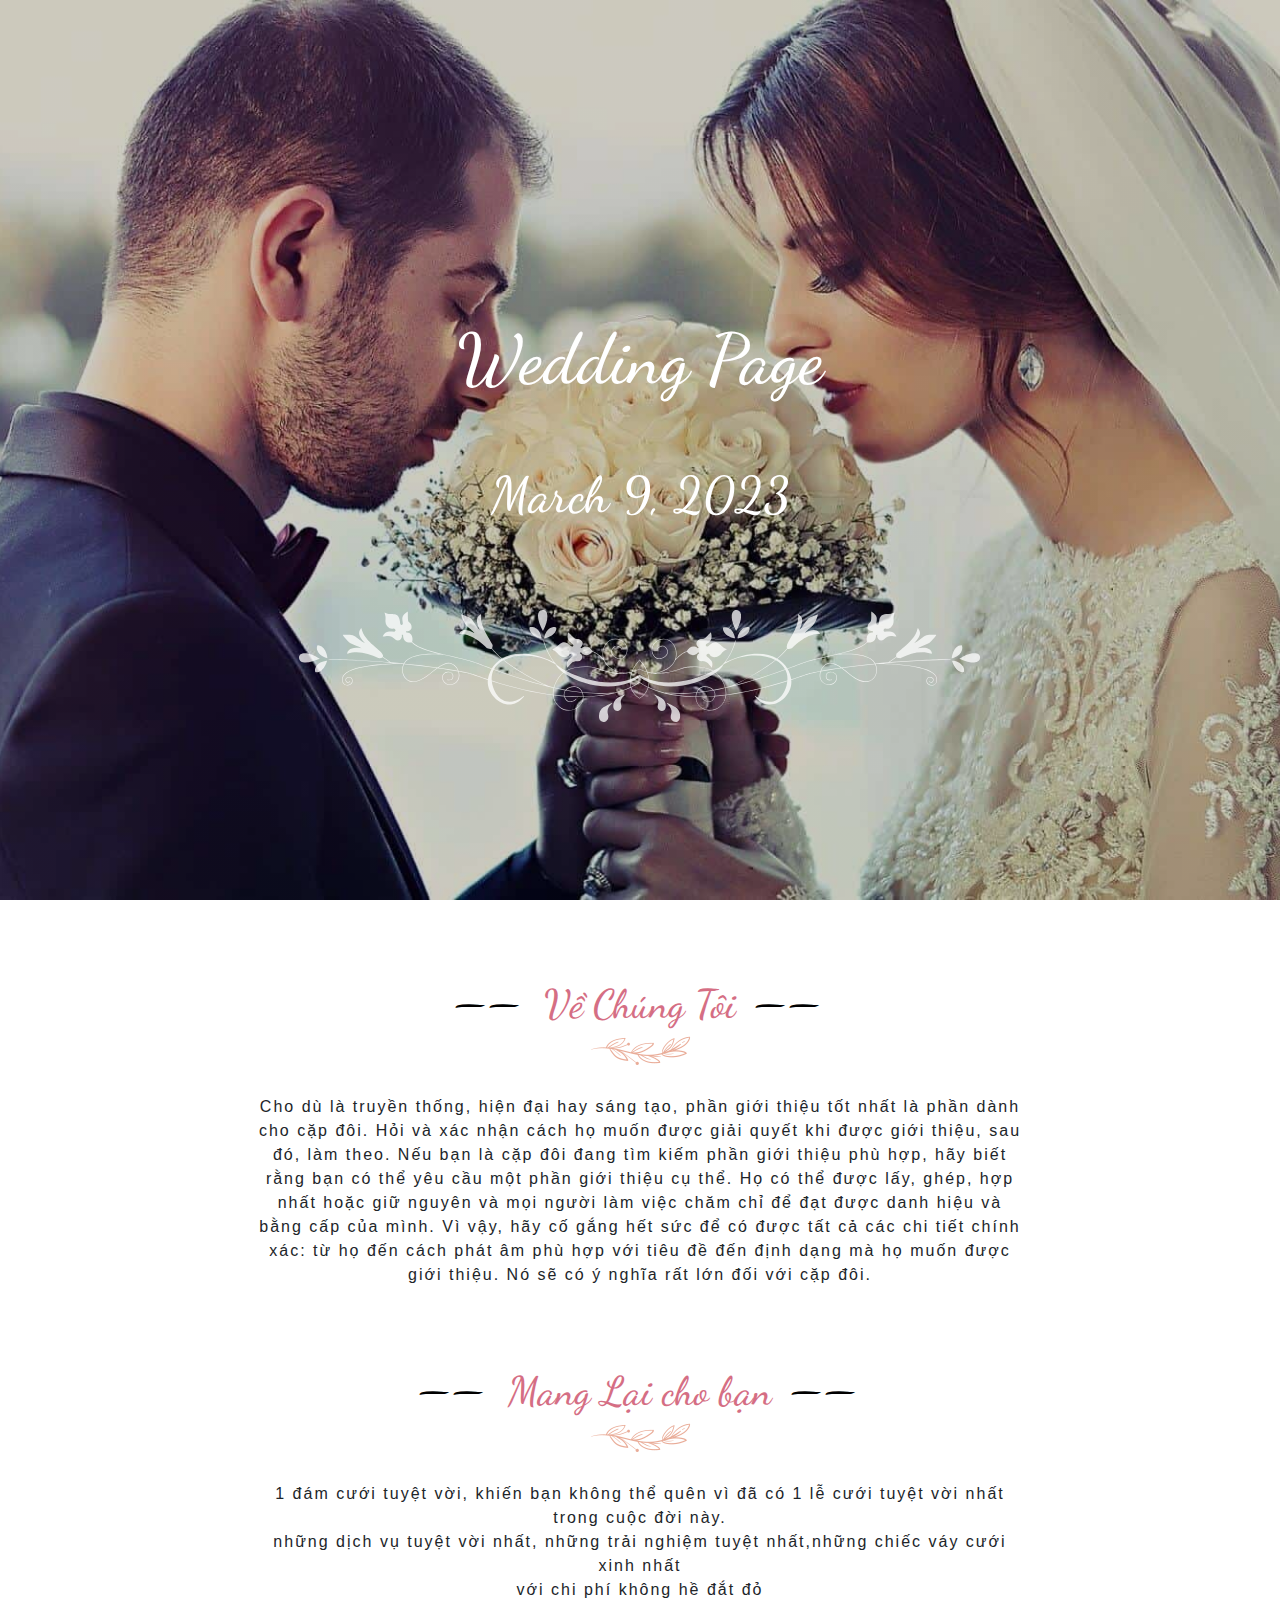
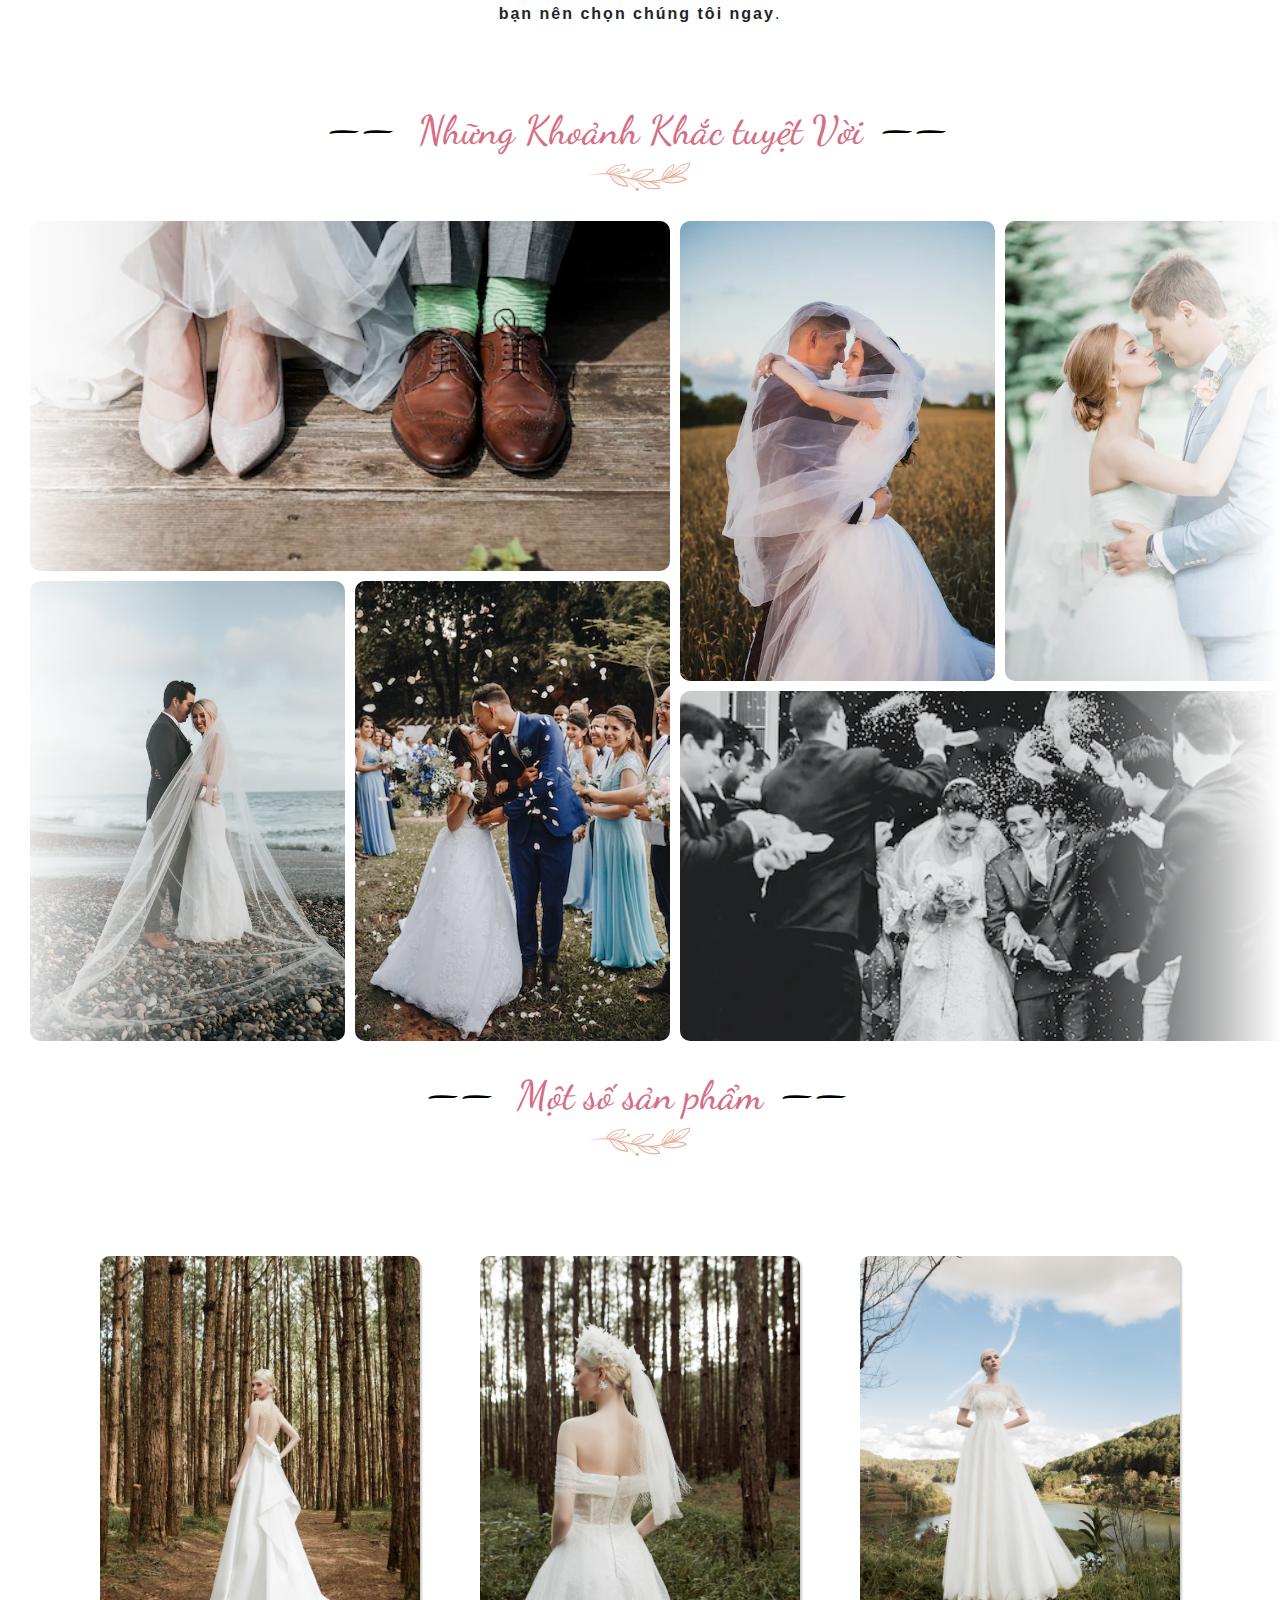
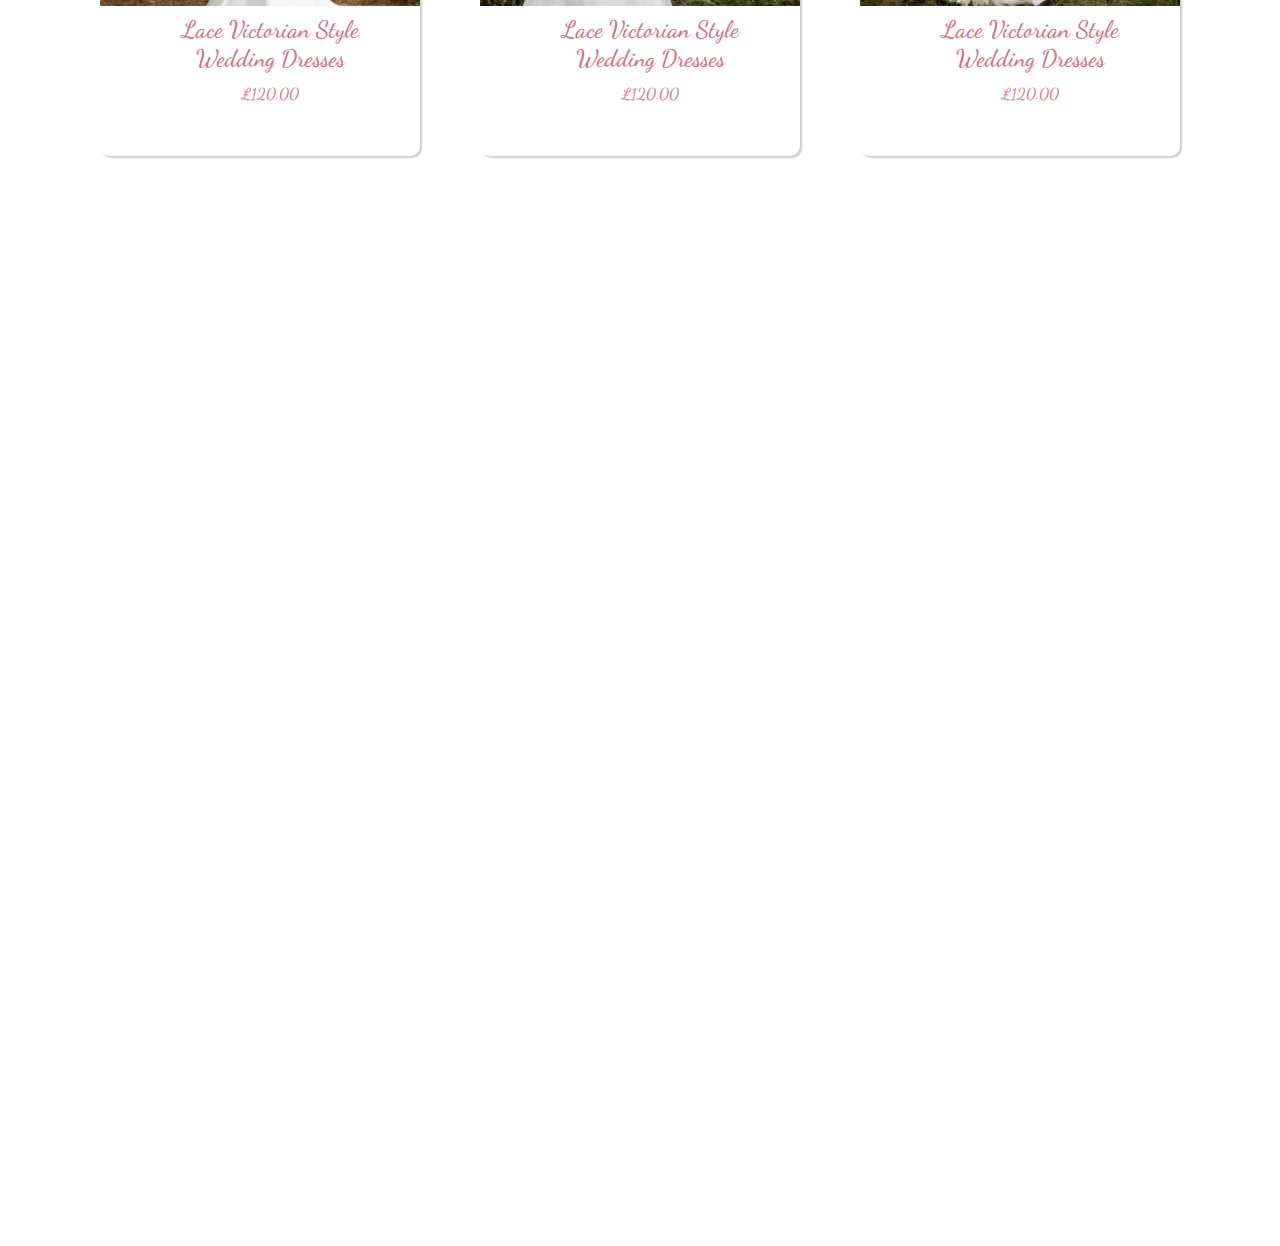
<file: index.html>
<!DOCTYPE html>
<html lang="en">
<head>
    <meta charset="UTF-8">
    <meta http-equiv="X-UA-Compatible" content="IE=edge">
    <meta name="viewport" content="width=device-width, initial-scale=1.0">
    <title>Wedding Page</title>
    <link rel="stylesheet" href="HomePage/Assets/css/style.css">
    <link rel="stylesheet" href="./HomePage/Assets/css/responsive.css">
    <link rel="stylesheet" href="./HomePage/Assets/css/headerFooter.css">
    <link rel="stylesheet" href="https://cdnjs.cloudflare.com/ajax/libs/font-awesome/6.4.0/css/all.min.css">
    <link rel="stylesheet" href="https://cdn.jsdelivr.net/npm/bootstrap@4.3.1/dist/css/bootstrap.min.css" integrity="sha384-ggOyR0iXCbMQv3Xipma34MD+dH/1fQ784/j6cY/iJTQUOhcWr7x9JvoRxT2MZw1T" crossorigin="anonymous">
</head>
<body>
    <div id="header">
    </div>
    <div class="containers">
        <div class="slide-show">
            <h1>Wedding Page</h1>
            <h2>March 9, 2023</h2>
            <img src="./HomePage/Assets/image/flower-bottom.png" alt="">
        </div>
        <div class="about">
            <div class="content-about">
               
                
                </p>
                <div class="titel">
                    <h1>Về Chúng Tôi</h1>
                    <img src="./HomePage/Assets/image/decor.png" alt="">
                    <p>Cho dù là truyền thống, hiện đại hay sáng tạo, phần giới thiệu tốt nhất là phần dành cho cặp đôi. Hỏi và xác nhận cách họ muốn được giải quyết khi được giới thiệu, sau đó, làm theo. Nếu bạn là cặp đôi đang tìm kiếm phần giới thiệu phù hợp, hãy biết rằng bạn có thể yêu cầu một phần giới thiệu cụ thể. Họ có thể được lấy, ghép, hợp nhất hoặc giữ nguyên và mọi người làm việc chăm chỉ để đạt được danh hiệu và bằng cấp của mình. Vì vậy, hãy cố gắng hết sức để có được tất cả các chi tiết chính xác: từ họ đến cách phát âm phù hợp với tiêu đề đến định dạng mà họ muốn được giới thiệu. Nó sẽ có ý nghĩa rất lớn đối với cặp đôi.
                </div>
                <div class="titel">
                    <h1>Mang Lại cho bạn</h1>
                    <img src="./HomePage/Assets/image/decor.png" alt="">
                    <p> 1 đám cưới tuyệt vời, khiến bạn không thể quên vì đã có 1 lễ cưới tuyệt vời nhất trong cuộc đời này. <br> những dịch vụ tuyệt vời nhất, những trải nghiệm tuyệt nhất,những chiếc váy cưới xinh nhất <br>với chi phí không hề đắt đỏ<br> <b>bạn nên chọn chúng tôi ngay</b>.</p>
                </div>
               
            </div>
        </div>
           <div class="titel ">
            <h1>Những Khoảnh Khắc tuyệt Vời</h1>

            <img src="./HomePage/Assets/image/decor.png" alt="">
           </div>
            <div class="container-galley galley1">
                <div class="layout-img col2 head2">
                    <img src="./HomePage/Assets/image/5.webp" alt="">
                </div>
                <div class="layout-img head1">
                    <img src="./HomePage/Assets/image/2.webp" alt="">
                </div>
                <div class="layout-img head1">
                    <img src="./HomePage/Assets/image/3.webp" alt="">
                </div>
                <div class="layout-img bottom1">
                    <img src="./HomePage/Assets/image/4.webp" alt="">
                </div>
                <div class="layout-img bottom1">
                    <img src="./HomePage/Assets/image/1.webp" alt="">
                </div>
                <div class="layout-img col2 bottom2">
                    <img src="./HomePage/Assets/image/6.webp" alt="">
                </div>
                
                <div class="layout-img col2 head2-galley2">
                    <img src="./HomePage/Assets/image/5.webp" alt="">
                </div>
                <div class="layout-img head1-galley2f">
                    <img src="./HomePage/Assets/image/2.webp" alt="">
                </div>
                <div class="layout-img head1-galley2">
                    <img src="./HomePage/Assets/image/3.webp" alt="">
                </div>
                <div class="layout-img bottom1-galley2">
                    <img src="./HomePage/Assets/image/4.webp" alt="">
                </div>
                <div class="layout-img bottom1-galley2">
                    <img src="./HomePage/Assets/image/1.webp" alt="">
                </div>
                <div class="layout-img col2 bottom2-galley2">
                    <img src="./HomePage/Assets/image/6.webp" alt="">
                </div>
            </div>


            <div class="titel">
                <h1>Một số sản phẩm</h1>
                <img src="./HomePage/Assets/image/decor.png" alt="">
            </div>
           <div class="list-Product">
            <div class="product" >
                <div class="img-product">
                    <img src="./HomePage/Assets/image/vaycuoi1.jpg" alt="">
                </div>
                <div class="content-product">
                    <div class="titel-product">
                        <h4>Lace Victorian Style <br> Wedding Dresses</h4>
                        <p>£120.00</p>
                    </div>
                </div>
            </div>
            <div class="product" >
                <div class="img-product">
                    <img src="./HomePage/Assets/image/vaycuoi2.png" alt="">
                </div>
                <div class="content-product">
                    <div class="titel-product">
                        <h4>Lace Victorian Style <br> Wedding Dresses</h4>
                        <p>£120.00</p>
                    </div>
                </div>
            </div>
           
            <div class="product" >
                <div class="img-product">
                    <img src="./HomePage/Assets/image/vaycuoi3.png" alt="">
                </div>
                <div class="content-product">
                    <div class="titel-product">
                        <h4>Lace Victorian Style <br> Wedding Dresses</h4>
                        <p>£120.00</p>
                    </div>
                </div>
            </div>
            
           </div>

        </div>
        <div class="achievement">
            <div class="left-achievement">
                <div class="row">
                    <div class="col" style="border-bottom:1px solid ;border-right: 1px solid;">
                        <h1 class="counter">10</h1>
                        <p>Năm Kinh Nghiệm</p>
                    </div>
                    <div class="col"style="border-bottom:1px solid ;">
                        <h1 class="counter">5000</h1>
                        <p>Cặp Đôi Đã Tổ Chức</p>
                    </div>
                  </div>
                  <div class="row">
                    <div class="col " style="border-right: 1px solid;">
                        <h1 class="counter">20</h1>
                        <p>Văn Phòng Trải dài 3 miền </p>
                    </div>
                    <div class="col">
                        <h1 class="counter">500</h1>
                        <p>Thành Viên Chính Thức </p>
                    </div>
                  </div>
            </div>
            <div class="right-achievement">
               <div class="content-right">
                <h3>Cảm Ơn Vì Đã Đồng Hành</h3>
                <p>Cảm ơn vì đã đồng hành cùng nhãn hàng suốt thời gian qua.Sự ủng hộ của bạn là một phần không thể thiếu trong thành công của chúng tôi. </p>
               </div>
            </div>

        </div>
    </div>
   <div id="footer"></div>
    <script src="https://code.jquery.com/jquery-3.7.0.js" integrity="sha256-JlqSTELeR4TLqP0OG9dxM7yDPqX1ox/HfgiSLBj8+kM=" crossorigin="anonymous"></script>
    <script>
        $("#footer").load("./footer.html");
        $("#header").load("./header.html");
    </script>
    <script src="./HomePage/Assets/js/app.js"></script>
    <script src="./HomePage/Assets/js/headerFooter.js"></script>

</body>
</html>
</file>
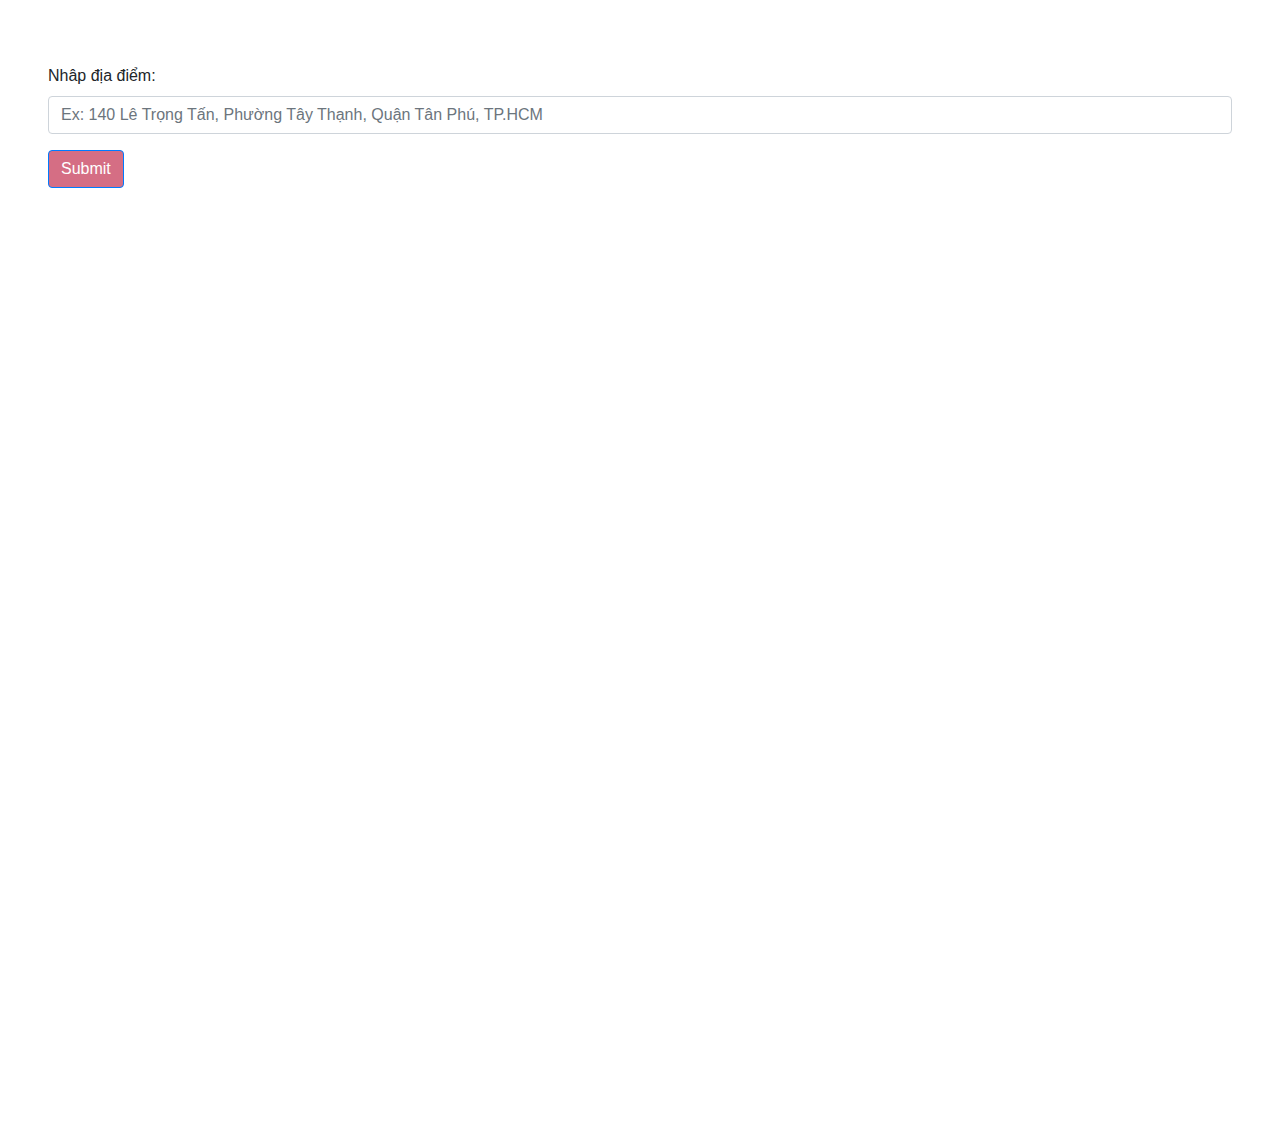
<file: map.html>
<!DOCTYPE html>
<html lang="en">
  <head>
    <meta charset="UTF-8" />
    <meta http-equiv="X-UA-Compatible" content="IE=edge" />
    <meta name="viewport" content="width=device-width, initial-scale=1.0" />
    <title>Document</title>
    <link rel="stylesheet" href="./MapAndReview/styles/map.css" />
    <link
      rel="stylesheet"
      href="https://cdnjs.cloudflare.com/ajax/libs/font-awesome/6.4.0/css/all.min.css"
    />
    <link
      rel="stylesheet"
      href="https://cdn.jsdelivr.net/npm/bootstrap@4.3.1/dist/css/bootstrap.min.css"
      integrity="sha384-ggOyR0iXCbMQv3Xipma34MD+dH/1fQ784/j6cY/iJTQUOhcWr7x9JvoRxT2MZw1T"
      crossorigin="anonymous"
    />
    <script src="https://api.mapbox.com/mapbox-gl-js/v2.3.1/mapbox-gl.js"></script>
    <link
      href="https://api.mapbox.com/mapbox-gl-js/v2.3.1/mapbox-gl.css"
      rel="stylesheet"
    />

  </head>
  <body>
    <div class="header"></div>

    <form class="p-5 form-address mt-3">
      <div class="form-group webflow-style-input">
        <label for="exampleInputPassword1">Nhâp địa điểm:</label>
        <input
          type="text"
          class="form-control address-input"
          id="exampleInputPassword1"
          placeholder="Ex: 140 Lê Trọng Tấn, Phường Tây Thạnh, Quận Tân Phú, TP.HCM"
        />
      </div>
      <button type="submit" class="btn btn-primary btn-address">Submit</button>
    </form>

    <div id="map" style="height: 90vh" class="p-5 m-5"></div>

    <div class="footer"></div>

    <script
      src="https://code.jquery.com/jquery-3.7.0.js"
      integrity="sha256-JlqSTELeR4TLqP0OG9dxM7yDPqX1ox/HfgiSLBj8+kM="
      crossorigin="anonymous"
    ></script>
    <script>
      $(".footer").load("./footer.html");
      $(".header").load("./header.html");
    </script>
    <script type="module" src="./MapAndReview/js/map.js"></script>
  </body>
  
</html>
</file>
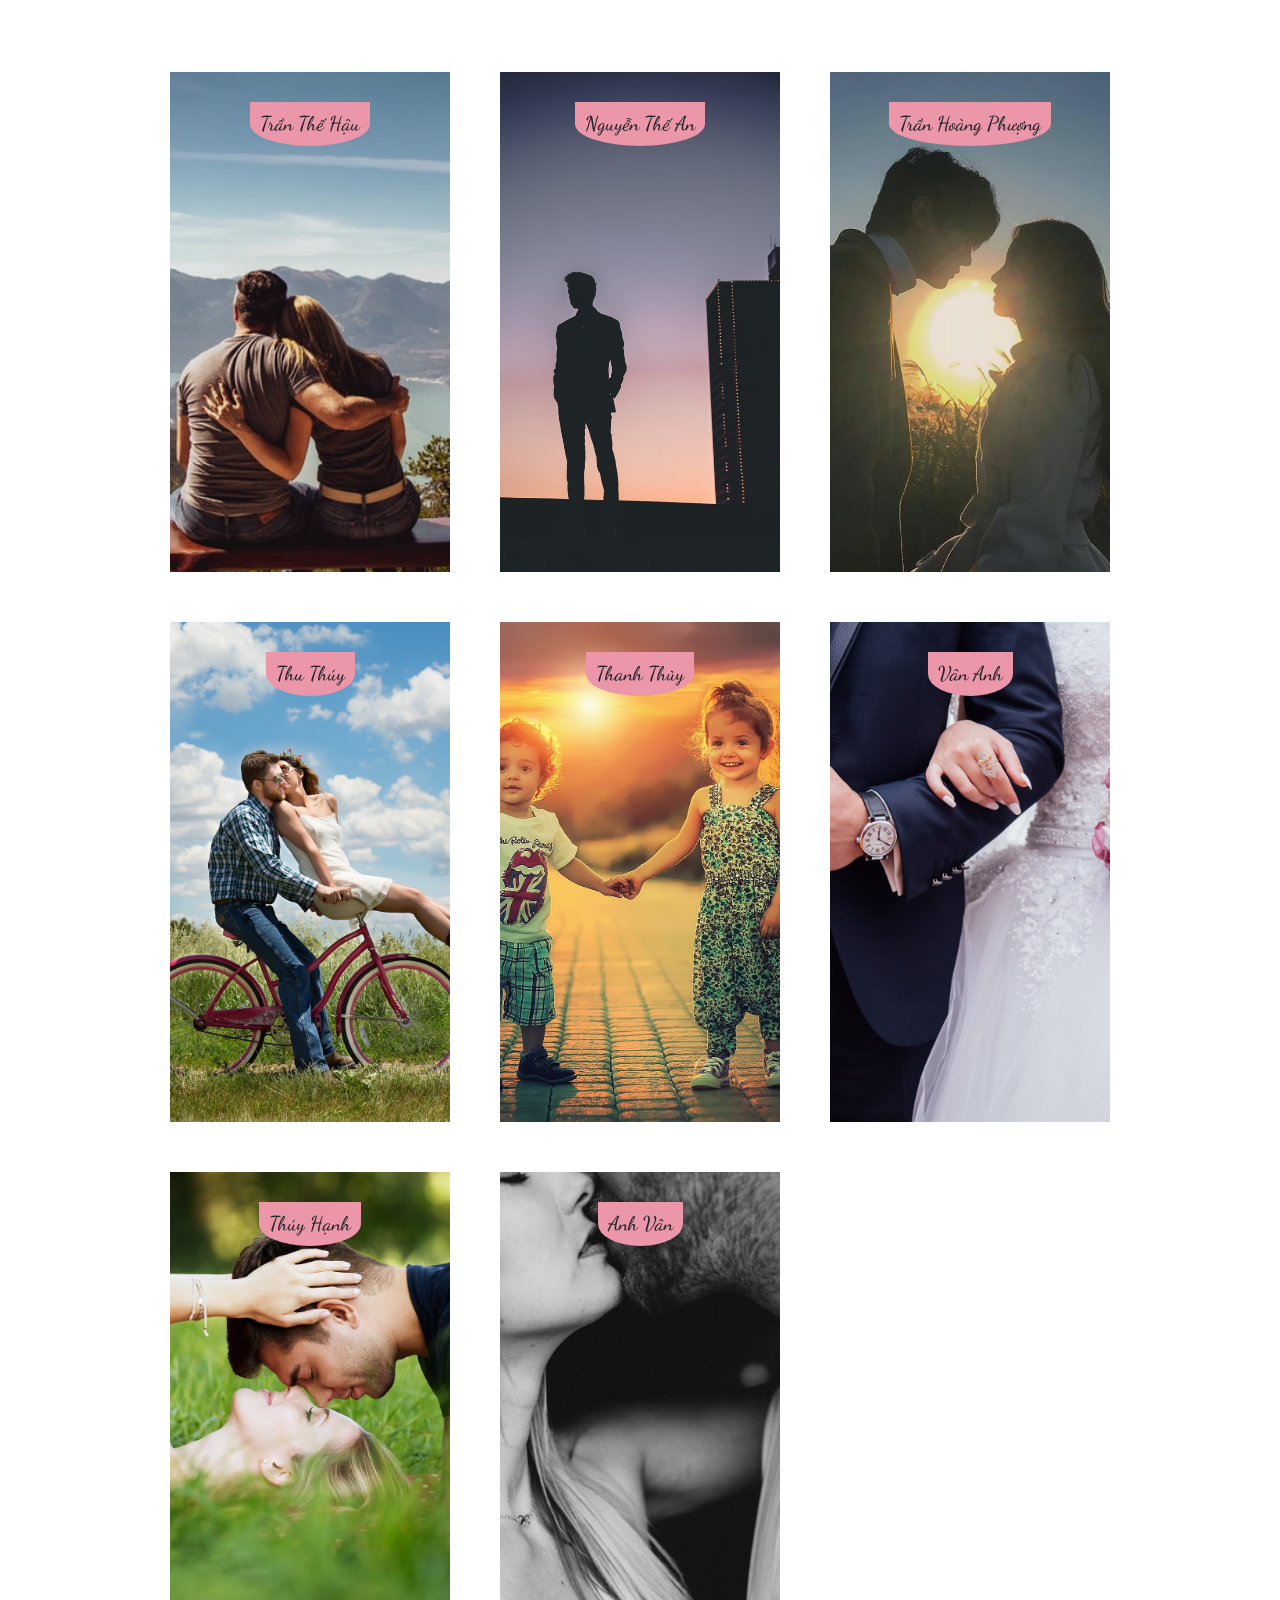
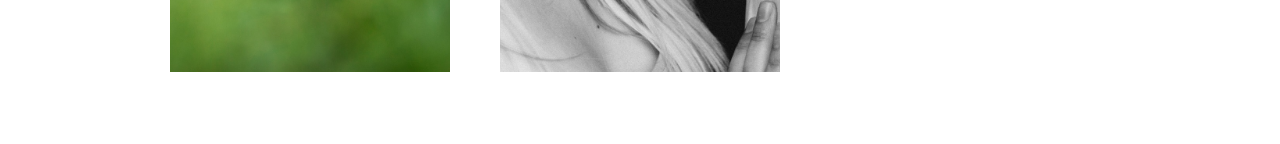
<file: review.html>
<!DOCTYPE html>
<html lang="en">
  <head>
    <meta charset="UTF-8" />
    <meta http-equiv="X-UA-Compatible" content="IE=edge" />
    <meta name="viewport" content="width=device-width, initial-scale=1.0" />
    <title>Document</title>
    <link rel="stylesheet" href="./MapAndReview/styles/review.css" />
    <link rel="stylesheet" href="https://cdnjs.cloudflare.com/ajax/libs/font-awesome/6.4.0/css/all.min.css">
    <link rel="stylesheet" href="https://cdn.jsdelivr.net/npm/bootstrap@4.3.1/dist/css/bootstrap.min.css" integrity="sha384-ggOyR0iXCbMQv3Xipma34MD+dH/1fQ784/j6cY/iJTQUOhcWr7x9JvoRxT2MZw1T" crossorigin="anonymous">
</head>
  </head>
  <body>
    <div class="header"></div>
    <section id="testimonials">
      <!-- Testimonial 1 -->
      <div class="testimonials__card">
        <!-- Front -->
        <div class="testimonials__card--front">
          <h2>Trần Thế Hậu</h2>
        </div>
        <!-- Back -->
        <div class="testimonials__card--back">
          <p>Tôi đang rất hạnh phúc bên vợ :) Cảm ơn dịch vụ của bạn</p>
        </div>
      </div>

      <!-- Testimonial 2 -->
      <div class="testimonials__card">
        <!-- Front -->
        <div class="testimonials__card--front">
          <h2>Nguyễn Thế An</h2>
        </div>
        <!-- Back -->
        <div class="testimonials__card--back">
          <p>
            Mặc dù đã chia tay cách đây không lâu, nhưng tôi rất muốn cảm ơn
            dịch vụ của bạn. Nếu có một cơ hội với một cô gái khác, tôi nhất
            định sẽ tìm đến dịch vụ này
          </p>
        </div>
      </div>

      <!-- Testimonial 3 -->
      <div class="testimonials__card">
        <!-- Front -->
        <div class="testimonials__card--front">
          <h2>Trần Hoàng Phượng</h2>
        </div>
        <!-- Back -->
        <div class="testimonials__card--back">
          <p>Cảm ơn dịch vụ của bạn, tôi rất hạnh phúc bên chồng !!!</p>
        </div>
      </div>

      <!-- Testimonial 4 -->
      <div class="testimonials__card">
        <!-- Front -->
        <div class="testimonials__card--front">
          <h2>Thu Thúy</h2>
        </div>
        <!-- Back -->
        <div class="testimonials__card--back">
          <p>
            Cuộc sống tuy có vất vả, có khó khăn, không có tiền mua xe hơi,
            Nhưng tôi chưa bao giờ đòi hỏi, tôi rất hạnh phúc trên chiếc xe đạp
            này
          </p>
        </div>
      </div>

      <!-- Testimonial 5 -->
      <div class="testimonials__card">
        <!-- Front -->
        <div class="testimonials__card--front">
          <h2>Thanh Thủy</h2>
        </div>
        <!-- Back -->
        <div class="testimonials__card--back">
          <p>
            Ôi trời!!! Nhìn những đứa trẻ này xem, là con của chúng tôi đó !!!
            Dịch vụ của bạn góp phần không nhỏ đến hạnh phúc gia đình của chúng
            tôi. Cảm ơn bạn.
          </p>
        </div>
      </div>

      <!-- Testimonial 6 -->
      <div class="testimonials__card">
        <!-- Front -->
        <div class="testimonials__card--front">
          <h2>Vân Anh</h2>
        </div>
        <!-- Back -->
        <div class="testimonials__card--back">
          <p>
            Cảm ơn bạn, cảm ơn dịch vụ "Tìm kiếm chồng" của các bạn. Hiện tại
            tôi rất hạnh phúc bên chồng
          </p>
        </div>
      </div>
      <!-- Testimonial 7 -->
      <div class="testimonials__card">
        <!-- Front -->
        <div class="testimonials__card--front">
          <h2>Thúy Hạnh</h2>
        </div>
        <!-- Back -->
        <div class="testimonials__card--back">
          <p>
            Cảm ơn bạn đã tổ chức một đám cưới đầy "thơ" giúp chúng tôi. Sau này
            nhất định con cái chúng tôi sẽ ủng hộ bạn.
          </p>
        </div>
      </div>
      <!-- Testimonial 8 -->
      <div class="testimonials__card">
        <!-- Front -->
        <div class="testimonials__card--front">
          <h2>Anh Vân</h2>
        </div>
        <!-- Back -->
        <div class="testimonials__card--back">
          <p>
            Tuy có đôi lúc cãi vả, nhưng chúng tôi vẫn rất yêu thương nhau. Cảm
            ơn bạn đã đem đến dịch vụ "Thuê Chồng".
          </p>
        </div>
      </div>
    </section>
    
    <div class="footer"></div>

    <script src="https://code.jquery.com/jquery-3.7.0.js" integrity="sha256-JlqSTELeR4TLqP0OG9dxM7yDPqX1ox/HfgiSLBj8+kM=" crossorigin="anonymous"></script>
    <script>
      $(".footer").load("./footer.html");
      $(".header").load("./header.html");
  </script>
    
  </body>
</html>
</file>
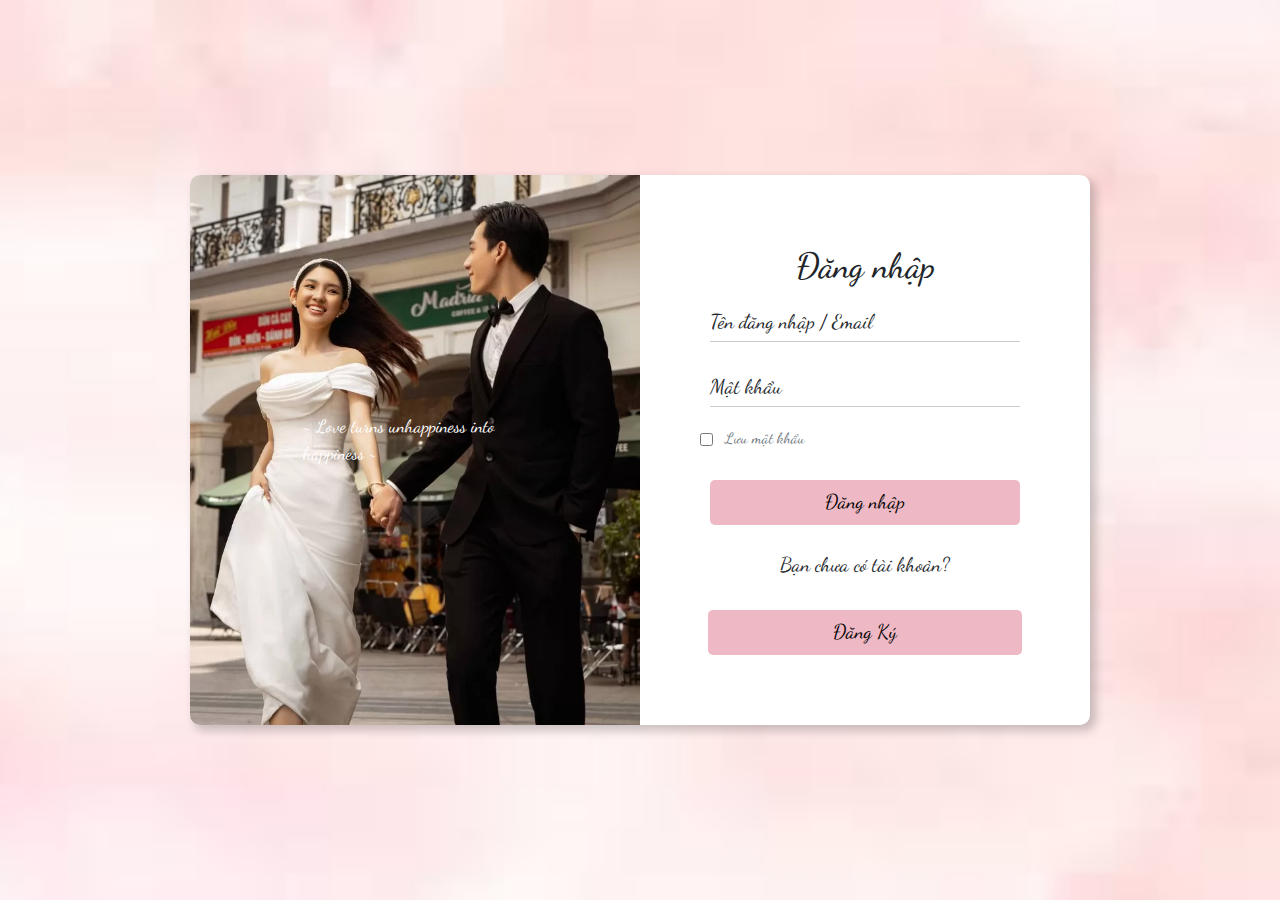
<file: sigin.html>
<!DOCTYPE html>
<html lang="en">
<head>
    <meta charset="UTF-8">
    <meta http-equiv="X-UA-Compatible" content="IE=edge">
    <meta name="viewport" content="width=device-width, initial-scale=1.0">
    <link rel="stylesheet" href="./Log-in Wedding page/style.css">
    <link rel="stylesheet" href="https://cdn.jsdelivr.net/npm/bootstrap@4.3.1/dist/css/bootstrap.min.css" integrity="sha384-ggOyR0iXCbMQv3Xipma34MD+dH/1fQ784/j6cY/iJTQUOhcWr7x9JvoRxT2MZw1T" crossorigin="anonymous">
    <meta name="viewport" content="width=device-width, initial-scale=1">
    <title>Wedding Page</title>
</head>
<body>
    <div class="wrapper">
        <div class="container main">
            <div class="row">
                <div class="col-md-6 side-image">
                    <div class="text">
                        <p>~ Love turns unhappiness into happiness ~</p>
                    </div>
                </div>
                <div class="col-md-6 right" id="change">
                    <div class="sign-up-box onModal" id="signin">
                           <form action="">
                            <h3>Đăng nhập</h3>
                            <div class="sign-up-field">
                                <input type="text" class="sign-up" id="name" required>
                                <label for="text">Tên đăng nhập / Email</label>
                            </div>
                            <div class="sign-up-field">
                                <input type="password" class="sign-up" id="password" required>
                                <label for="password">Mật khẩu</label>
                            </div>
                            <div class="form-check" style="font-size:small">
                                    <input type="checkbox" class="form-check-input" id="formCheck">
                                    <label for="formCheck" class="form-check-label text-secondary" style="font-size:15px">Lưu mật khẩu</label>
                            </div>
                            <br>
                            <div class="sign-up-field">
                                <input type="submit" class="submit" value="Đăng nhập"> 
                            </div>
                           </form>
                            <div class="signin">
                                <span>Bạn chưa có tài khoản?</span>
                                <br><br>
                                <button id="sigupbutton"  class="button1">Đăng Ký</button>
                            </div>
                    </div>
                    <div class="sign-in-box " id="signup">
                           <form action="">
                            <h3>Đăng ký</h3>
                            <div class="sign-in-field">
                                <input type="text" class="sign-in" id="name" required>
                                <label for="text">Email</label>
                            </div>
                            <div class="sign-in-field">
                                <input type="password" class="sign-in" id="password" required>
                                <label for="password">Mật khẩu</label>
                            </div>
                            <div class="form-check" style="font-size:small">
                                    <input type="checkbox" class="form-check-input" id="formCheck">
                                    <label for="formCheck" class="form-check-label text-secondary" style="font-size:15px">Lưu mật khẩu</label>
                            </div>
                            <br>
                            <div class="sign-in-field">
                                <input type="submit" class="submit" value="Đăng ký"> 
                            </div>
                           </form>
                            <br>
                            <div class="signup">
                                <span>Bạn đã có tài khoản?</span>
                                <br><br>
                                <button id="siginButton" class="button1">Đăng Nhập</button>
                            </div>
                    </div>
                </div>
            </div>
        </div>
    </div>
    <script>
        var y = document.getElementById('siginButton');
        var x = document.getElementById('sigupbutton');
        var button1 = document.getElementById('signin');
        var button2 = document.getElementById('signup');
        
        x.addEventListener("click",()=>{
            console.log(button1.classList.contains("onModal"));
            if(button1.classList.contains("onModal")){
                button2.classList.add("onModal");
                button1.classList.remove("onModal");
            }
            
        })
        y.addEventListener("click",()=>{
            if(button2.classList.contains("onModal")){
                button1.classList.add("onModal");
                button2.classList.remove("onModal");
            }
        })
    </script>
</body>
</html>
</file>
<file: HomePage/Assets/css/style.css>
@import url('https://fonts.googleapis.com/css2?family=Dancing+Script:wght@600&display=swap');
:root{
    --primaryColor:#d56e84;
    --secondaryColor:#eaeaea;
}
*{
    padding: 0;
    margin: 0;
    box-sizing: border-box;
}

.slide-show{
    height: 100vh;
    position: relative;
    background: linear-gradient(rgba(0, 0, 0, 0.2),
    rgba(0, 0, 0, 0.2)), url("../image/banner-img1-1860x940_1506c8f432bc8142adcf778620ec2596.jpg") top center/cover no-repeat;
  
    transition: all 0.2s linear;
}
.slide-show h1,.slide-show h2,.slide-show img{
    position: absolute;
    color: #fff;
    font-family: 'Dancing Script', cursive;
    transform: translate(-50%,-50%);
}
.slide-show h1{
 
    top: 40%;
    left: 50%;
    font-size: 70px;
  
}
.slide-show h2{

    top: 55%;
    left: 50%;
    font-size: 50px;

}
.slide-show img{
    top: 74%;
    left: 50%;
    font-size: 50px;
}
.about{
    justify-content: center;
    display: flex;
    height: auto;
}
.content-about{
    width: 60%;
    height: 100%;
}

.content-about p{
    margin-top: 30px;
    margin-bottom: 80px;
    text-align: center;
    letter-spacing: 2px;

}

.container-galley{
    overflow: hidden;
    display: grid;
    width: auto;
    grid-template-columns: 1fr 1fr 1fr 1fr 1fr 1fr 1fr 1fr ;
    grid-template-rows: 350px 100px 350px;
    grid-gap: 10px;
    padding: 30px;
    position: relative;
}
.container-galley::after,.container-galley::before{
    content: "";
    position: absolute;
    background:linear-gradient(to right, white 0%, rgba(0, 0, 0, 0) 100%);
    z-index: 2;
    width: 200px;
    height: 850px;
}
.container-galley::after{
    right: 0;
    transform: rotateZ(180deg);
}
.layout-img{
    border-radius: 10px;
    overflow: hidden;
 
    display: inline-block;
    animation: righttoLeft 10s linear infinite;
}
.layout-img.col2{
    width: 640px;
}
.head2{
    grid-column: 1/3;
    grid-row: 1/2;
}
.head2-galley2{
    grid-column: 5/7;
}
.bottom2{
    grid-row: 3/4;
    grid-column: 3/5;
}
.head1{
    grid-row: 1/3;
}
.head1-galley2f{
    grid-row: 1/3;
    grid-column: 7/8;
}
.head1-galley2{
    grid-row: 1/3;
    grid-column:8/9;
}
.bottom1{
    grid-row: 2/4;
}
.bottom1-galley2{
    grid-row: 2/4;
}
.bottom2-galley2{
    grid-column: 7/9;
}
.layout-img img{
    width: 100%;
    height: 100%;
    object-fit: cover;
}
@keyframes righttoLeft{
    0% {
        transform: translateX(0);
    }
    
    100% {
        transform: translateX(calc(-255px * 5.105));
    }
}
.titel{
    display: flex;
    align-items: center;
    flex-direction: column;
}

.titel h1::after{
    content: "__";
    color: black;
    position: relative;
    top: -12px;
    margin-left: 20px;
}
.titel h1::before{
    content: "__";
    color: black;
    position: relative;
    top: -12px;
    margin-right: 20px;
}
.titel h1{
    text-align: center;
    color: var(--primaryColor);
    font-family: 'Dancing Script', cursive;

}
.list-Product{
    height: 100vh;
    display: flex;
    justify-content: center;
    margin-top: 70px;
}
.product{
    width: 25%;
    height: 500px;
    overflow: hidden;
    border-radius: 10px;
    box-shadow: 2px 2px 2px #ccc;
    cursor: pointer;
    transition: all 0.3s ease;
    margin: 30px;
}
.img-product{
    height: 70%;
    background-color: #e28787;
    width: 100%;
}
.img-product img{
    object-fit: cover;
    width: 100%;
    height: 100%;
}
.content-product{
    width: 100%;
    height: 30%;
    margin: 10px;
}
.titel-product {
    text-align: center;
    color: var(--primaryColor);
    font-family: 'Dancing Script', cursive;
}
.product:hover{
    transform: translateY(-40px);
    opacity: 0.8;
}

.achievement{
    height: 80vh;
    background: linear-gradient(rgba(203, 203, 203, 0.4),rgba(203, 203, 203, 0.4)), url("../image/bg-achi.jpg")  center/cover no-repeat;
    display: flex;
    justify-content: space-around;
    background-attachment:fixed ;
}
.achievement div{
    width: 50%;
}
.left-achievement{
    display: flex;
    align-items: center;
    flex-direction: column;
    justify-content: center;
    text-align: center;
    color: #fff;
    border-color: #fff;
    font-family: Arial, Helvetica, sans-serif;
}
.content-right{
    width: 100%;
    height: 200px;
}
.right-achievement{
    color: #fff;
    border-color: #fff;
    font-family: Arial, Helvetica, sans-serif;
    text-align: center;
    display: flex;
    align-items: center;
    justify-content: center;
}
</file>
<file: HomePage/Assets/css/responsive.css>
@media screen and (min-width: 740px)and (max-width: 1023px) {
    .slide-show{
        height: 50vh;
    }
    h1{
        font-size: 50px;
    }
    h2{
        font-size: 30px;
    }
    .slide-show img{
        width: 470px;

        height: auto;
    }
    .about{
        height: 100vh;
    }
    .product {
        width: 50%;
    }
    .list-Product {
        flex-wrap: wrap;
        height: auto;
    }
  }
@media screen and (max-width: 740px) {
    .slide-show{
        height: 50vh;
    }
    .product {
        width: 70%;
    }
    .list-Product {
        flex-wrap: wrap;
        height: auto;
    }
    h1{
        font-size: 33px !important;
    }
    h2{
        font-size: 20px !important;
    }
    .slide-show img{
        width: 254px !important;

        height: auto;
    }
    .slide-show h1{
 
        top: 40%;
    }
    .slide-show h2{
    
        top: 50%;
    }
    .slide-show img{
        top: 60%;
    }

    .titel{
        margin: 20px 0;
    }
    .titel h1{
       font-size: 20px;
    
    }
    .titel h1::after{
        content: "";

    }
    .titel h1::before{
        content: "";

    }
    .container-galley::after,.container-galley::before{
        content: "";
        width: 0;
        height: 0;
    }
    .achievement h1{
        font-size: 20px !important;
    }
    .achievement p{
        font-size: 10px;
    }
    .achievement h3{
        font-size: 15px;
    }
    .achievement{
        height: 50vh;
    }
    #iconMenuMobile,#menuForMobile{
        display: block !important;
    }
    #head{
        display: none;
    }
  }
</file>
<file: HomePage/Assets/css/headerFooter.css>
@import url('https://fonts.googleapis.com/css2?family=Dancing+Script:wght@600&display=swap');
:root{
    --primaryColor:#d56e84;
    --secondaryColor:#eaeaea;
}
*{
    padding: 0;
    margin: 0;
    box-sizing: border-box;
}
header{
    height: 40px;
    position: fixed;
    top: 0;
    width: 100%;
    z-index: 1;
    transition: all 0.2s linear;
}
#contentMenuMobile>ul li{
    list-style: none;
}
#contentMenuMobile>ul li>a{
    padding-bottom:0 !important ;
    color:var(--primaryColor);
    font-size: 28px;
    text-shadow: 0px 0px var(--primaryColor);
    font-family: 'Dancing Script', cursive;
}
 header>ul li>a{
   padding-bottom:0 !important ;
    color: #fff;
    font-size: 28px;
    text-shadow: 0px 0px var(--primaryColor);
    font-family: 'Dancing Script', cursive;
}
header>ul li>a:hover{
    color: #fff;
}
.turnOnHeader{
    box-shadow: 0 1px 5px #ccc ;
    height: 60px;
    background-color: #fff;
}
.turnOnHeader a{
    color: var(--primaryColor);
    font-family: 'Dancing Script', cursive;
}
.turnOnHeader a:hover{
    color: var(--primaryColor);
    font-family: 'Dancing Script', cursive;
}
.underScore{
    border-bottom:1px solid var(--primaryColor) ;
}
footer{
    padding: 30px;
    height: auto;
   box-shadow: -1px -1px 1px ;
   background:  url("../image/bgfooter.jpg") top center/cover no-repeat;
 
   color: #3d3d3d;
}
footer div{
    margin-top: 30px;
}
@media screen and (max-width: 740px){
    footer{
        flex-wrap: wrap;
    }
}
#iconMenuMobile{
    margin: 10px;
    background-color: #eca9b8;
    width: 50px;
    height: 50px;
    z-index: 1;
    border-radius: 10px;
    position: fixed;
    color: #fff;
    display: none;
    z-index: 3;
}
#iconMenuMobile i{
    margin: 10px;
    font-size: 34px;
}
#menuForMobile{
    display: none;
    width: 100%;
    height: 100vh !important;
    background-color: #ffdde5; 
    position: fixed ;
    transform: translateX(-500px);
    z-index: 2;
    transition: 0.3s;
    cursor: pointer;
}
#contentMenuMobile{
    display: flex;
    flex-direction: column;
    align-items: center;
    justify-content: center;


    height: 100%;
}

.blockMenu{
    transform: translateX(0) !important;
}
.underScoreWhite{
    border-bottom:1px solid #fff ;
}
</file>
<file: MapAndReview/styles/map.css>
.address-input {
  outline: #d56e84 !important;
  border: 2px solid #d56e84;
}

.btn-primary {
  border-color: none !important;
}

.btn-address {
  background-color: #d56e84 !important;
  border: none;
  outline: none;
  border-color: none !important;
}

.btn-primary:hover {
  border-color: none !important;
}
</file>
<file: MapAndReview/styles/review.css>
@import url("https://fonts.googleapis.com/css2?family=Dancing+Script:wght@600&display=swap");
*,
*::before,
*::after {
  margin: 0;
  padding: 0;
  box-sizing: border-box;
}

html {
  font-family: "Dancing Script", cursive;
}

body {
  font-family: "Dancing Script", cursive;
}

p,
h2 {
  font-family: "Dancing Script", cursive;
}
footer p{
  font-size: 16px;
  font-family: Arial, Helvetica, sans-serif;
}
footer h5{
  font-size: 20px;
}
:root {
  font-size: 62.5%;

  /***************** Custom Properties *****************/

  /* Colors */
  --color-primary: #730039;
  --color-primary-m-light: hsla(330, 100%, 23%, 0.55);
  --color-primary-m-dark: hsla(330, 100%, 23%, 0.85);

  /* --color-secondary: #ffc513; */
  --color-secondary: #d56e84;
  --color-secondary-m-light: #ec96a9;
  --color-secondary-m-light-2: #f8adbd;
  --color-secondary-m-dark: rgba(255, 196, 19, 0.85);

  /* Transtion Duration */
  --transition-duration: 0.3s;

  /* Section Title Font Size */

  /* Section Padding */
  --padding-section: 8vh 3vw;
}

section#testimonials {
  grid-column: center-start / center-end;
  padding: var(--padding-section);

  display: grid;
  grid-template-columns: repeat(auto-fit, 28rem);
  grid-gap: 5rem;
  place-content: center;
}

.testimonials__card {
  width: 28rem;
  height: 50rem;
  position: relative;
}

.testimonials__card--front,
.testimonials__card--back {
  background-repeat: no-repeat;
  background-position: center;
  background-size: cover;

  position: absolute;
  top: 0;
  left: 0;
  width: 100%;
  height: 100%;
  transition: all 1s ease-in-out;
  backface-visibility: hidden;
  transform: perspective(100rem);

  display: grid;
  justify-items: center;
  align-items: start;
  padding: 3rem;
}

.testimonials__card--front h2 {
  background-color: var(--color-secondary-m-light);
  padding: 1rem;
  border-bottom-right-radius: 50%;
  border-bottom-left-radius: 50%;
}

.testimonials__card--back p {
  place-self: center;
  font-size: 2rem;
  font-weight: 400;
}

.testimonials__card:first-child .testimonials__card--front {
  background-image: url("../img/Testimonials/testimonials-1.jpg");
}

.testimonials__card:nth-child(2) .testimonials__card--front {
  background-image: url("../img/Testimonials/testimonials-2.jpg");
}

.testimonials__card:nth-child(3) .testimonials__card--front {
  background-image: url("../img/Testimonials/couple-1.jpeg");
}

.testimonials__card:nth-child(4) .testimonials__card--front {
  background-image: url("../img/Testimonials/couple-2.jpg");
}

.testimonials__card:nth-child(5) .testimonials__card--front {
  background-image: url("../img/Testimonials/couple-3.jpg");
}

.testimonials__card:nth-child(6) .testimonials__card--front {
  background-image: url("../img/Testimonials/couple-4.jpg");
}
.testimonials__card:nth-child(7) .testimonials__card--front {
  background-image: url("../img/Testimonials/couple-6.jpg");
}
.testimonials__card:nth-child(8) .testimonials__card--front {
  background-image: url("../img/Testimonials/couple-7.jpg");
}

/* 1turn => 360deg => meaning 0.5turn => 180deg */
.testimonials__card--back {
  transform: perspective(100rem) rotateY(0.5turn);
  /* background-color: var(--color-secondary-m-light-2); */
  background-color: #f9b3c2;
  border-radius: 10px;
}

.testimonials__card:hover .testimonials__card--front {
  transform: perspective(100rem) rotateY(0.5turn);
}

.testimonials__card:hover .testimonials__card--back {
  transform: perspective(100rem) rotateY(1turn);
}
</file>
<file: Log-in Wedding page/style.css>
@import url('https://fonts.googleapis.com/css2?family=Dancing+Script:wght@600&display=swap');

*{
    font-family: 'Dancing Script', cursive;
    font-size: 20px;
}
.wrapper{
    background: url(./image/anhnen.jpg) top center/cover no-repeat;
    padding: 0 20px 0 20px;
}
.main{
    display: flex;
    justify-content: center;
    align-items: center;
    min-height: 100vh;
}
.row{
    width: 900px;
    height: 550px;
    border-radius: 10px;
    background: #fff;
    box-shadow: 5px 5px 10px 1px rgba(0,0,0,0.2);
}
.side-image{
    position: relative;
}
.side-image{
    background-image: url("./image/a1.webp");
    background-position: center;
    background-size: cover;
    background-repeat: no-repeat;
    position: relative;
    border-radius: 10px 0 0 10px;
}
img{
    position: absolute;
    top: 15px;
}
.text{
    position: absolute;
    top: 50%;
    left: 50%;
    transform: translate(-50%, -50%);
}
.text p{
    color: #fff;
    font-size: 18px;
}
h3{
    text-align: center;
}
.right{
    display: flex;
    justify-content: center;
    align-items: center;
    overflow: hidden;

    position: relative;
}
.sign-up-box{
    width: 330px;
    box-sizing: border-box;
    display: block;
    transform: translateY(-1000px);
    transition: all 1s linear;
    position: absolute;
     
}
.sign-up-box header{
    font-weight: 700;
    text-align: center;
    margin-bottom: 45px;
}
.sign-up-field{
    display: flex;
    flex-direction: column;
    position: relative;
    padding: 0 10px 0 10px;
}
.sign-up{
    height: 45px;
    width: 100%;
    background: transparent;
    border: none;
    border-bottom: 1px solid rgba(0,0,0,0.2);
    outline: none;
    margin-bottom: 20px;
    color: #40414a;
}
.sign-up-box .sign-up-field label{
    position: absolute;
    top: 10px;
    left: 10px;
    pointer-events: none;
    transition: .5s;
}
.sign-up-field .sign-up:focus ~ label{
    top: -10px;
    font-size: 18px;
}
.sign-up-field .sign-up:valid ~ label{
    top: -10px;
    font-size: 18px;
}
.sign-up-field .sign-up:focus, .sign-up-field .sign-up:valid{
    border-bottom: 1px solid #d56e84;
}
.submit{
    border: none;
    outline: none;
    height: 45px;
    background: #eeb8c4;
    border-radius: 5px;
    transition: .4s;
}
.submit:hover{
    background: #d3788b;
    color: #fff;
}
.signin{
    text-align: center;
    font-size: small;
    margin-top: 25px;
}
.sign-in-box{
    width: 330px;
    box-sizing: border-box;
    display: block;
    transform: translateY(-1000px);
    transition: all 1s linear;
    position: relative;
}
.sign-in-box header{
    font-weight: 700;
    text-align: center;
    margin-bottom: 45px;
}
.sign-in-field{
    display: flex;
    flex-direction: column;
    position: relative;
    padding: 0 10px 0 10px;
}
.sign-in{
    height: 45px;
    width: 100%;
    background: transparent;
    border: none;
    border-bottom: 1px solid rgba(0,0,0,0.2);
    outline: none;
    margin-bottom: 20px;
    color: #40414a;
}
.sign-in-box .sign-in-field label{
    position: absolute;
    top: 10px;
    left: 10px;
    pointer-events: none;
    
}
.sign-in-field .sign-in:focus ~ label{
    top: -10px;
    font-size: 18px;
}
.sign-in-field .sign-in:valid ~ label{
    top: -10px;
    font-size: 18px;
}
.sign-in-field .sign-in:focus, .sign-in-field .sign-in:valid{
    border-bottom: 1px solid #d56e84;
}
.submit{
    border: none;
    outline: none;
    height: 45px;
    background: #eeb8c4;
    border-radius: 5px;
    transition: .4s;
}
.submit:hover{
    background: #d3788b;
    color: #fff;
}
.signin{
    text-align: center;
    font-size: 20px;
}
.signup{
    text-align: center;
    font-size: 20px;
}
.button1{
    background-color: #eeb8c4;
    border-radius: 5px;
    width: 95%;
    height: 45px;
    border: none;
    outline: none !important;
    box-shadow: none !important;
}
.button1:hover{
    background: #d3788b;
    color: #fff;
}
span a{
    text-decoration: none;
    font-weight: 700;
    color: #000;
    transition: .5s;
}
span a:hover{
    text-decoration: underline;
    color: #000;
}
.col-md-6.right{
    overflow: hidden;
}
@media only screen and (max-width: 765px){
    .side-image{
        border-radius: 10px 10px 0 0;
        display: none;
    }
    .sign-up-box,.sign-in-box {
        width: 260px;
    }
    .text{
        position: absolute;
        top: 70%;
        text-align: center;
    }
    .text p,i{
        font-size: 17px;
    }
    .row{
        max-width: 420px;
        width: 100%; 
    }

}
.onModal{
    display:block !important;
    transform: translateY(0) ;
}
</file>
